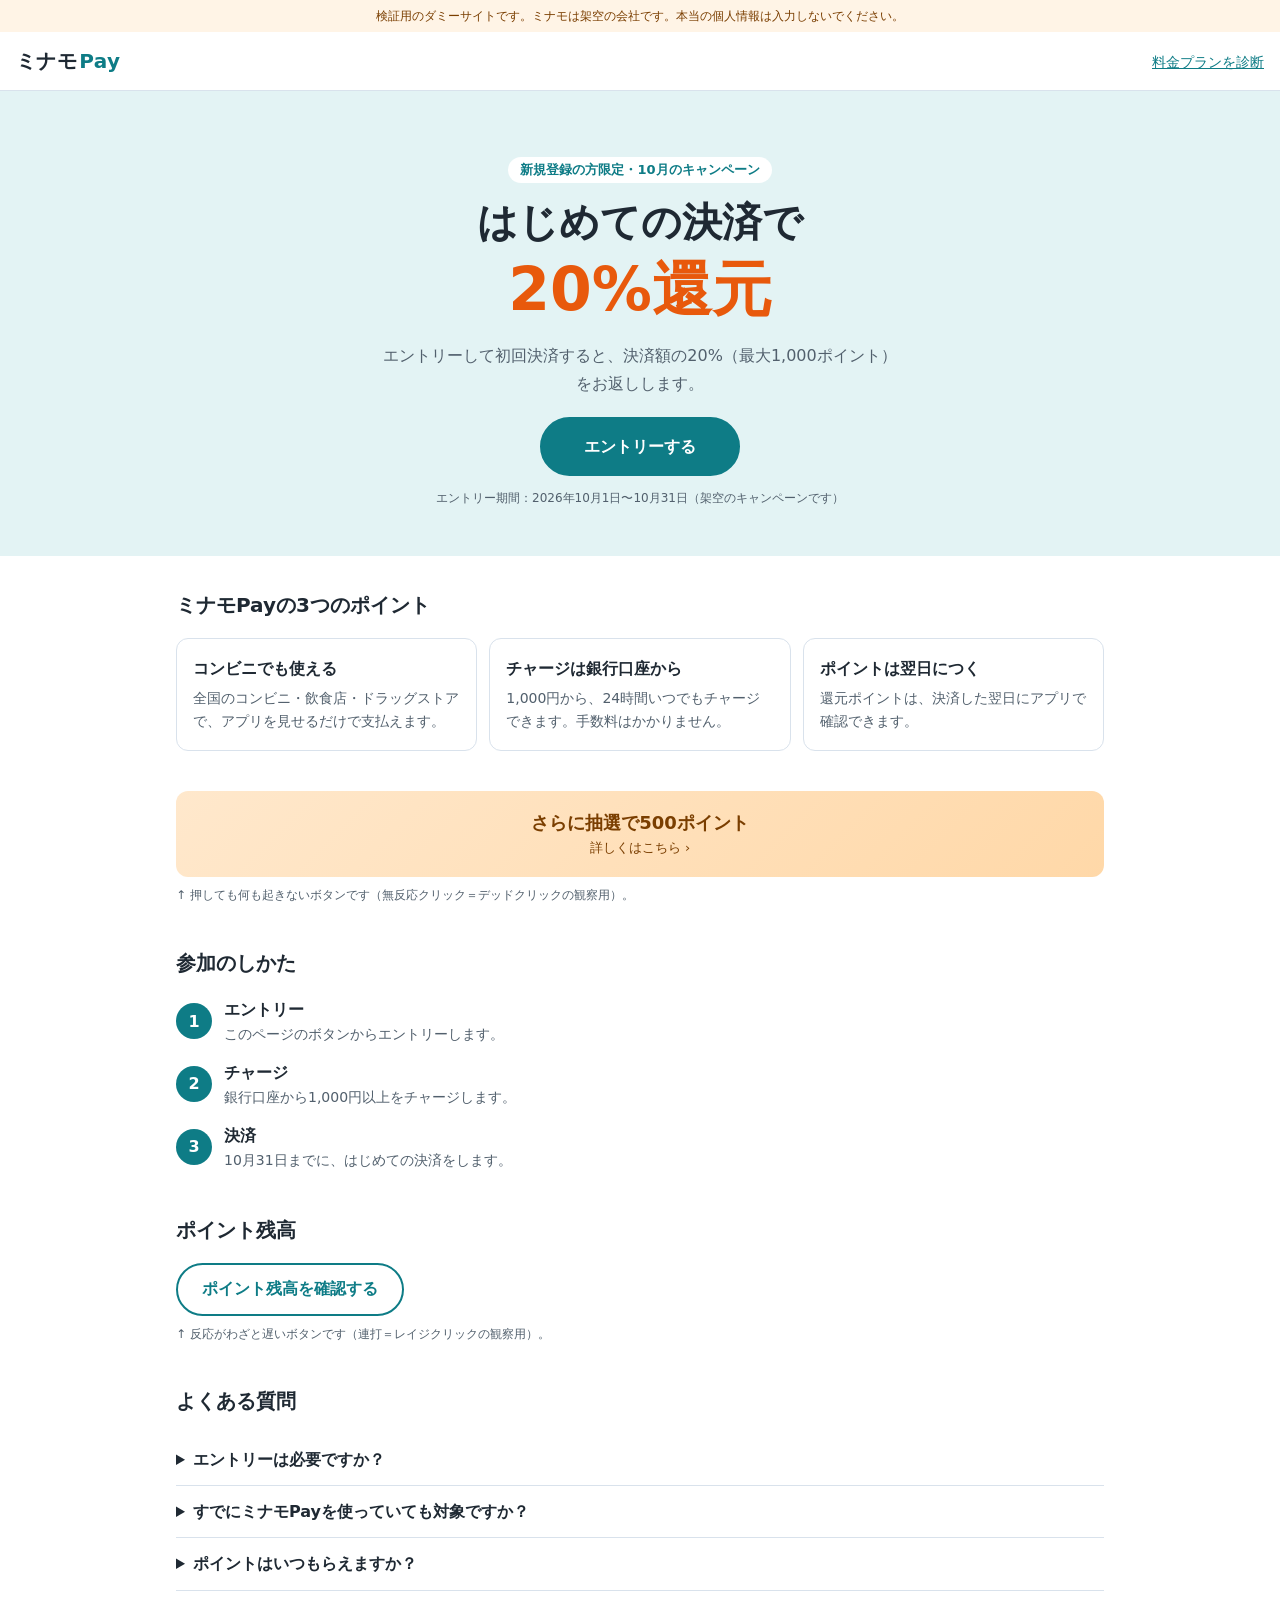
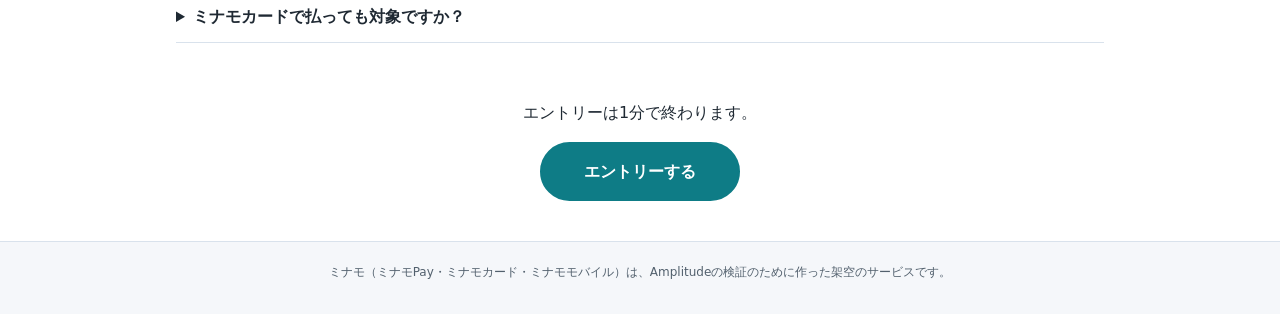
<file: index.html>
<!doctype html>
<html lang="ja">
<head>
<meta charset="utf-8">
<meta name="viewport" content="width=device-width, initial-scale=1">
<title>ミナモPay｜はじめての決済で20%還元（検証用ダミー）</title>
<!-- ① 設定：APIキーは config.js だけに書く -->
<script src="config.js"></script>
<!-- ② Web Experiment と計測のスクリプトを、headのできるだけ上で読み込む（ちらつき防止のため同期） -->
<script>
  if (window.AMP_API_KEY && window.AMP_API_KEY.indexOf('YOUR_') !== 0) {
    document.write('<script src="https://cdn.amplitude.com/script/' + window.AMP_API_KEY + '.experiment.js"><\/script>');
    document.write('<script src="https://cdn.amplitude.com/script/' + window.AMP_API_KEY + '.js"><\/script>');
  }
</script>
<!-- ③ 計測を始める（Session Replay・Autocapture） -->
<script src="amp-init.js"></script>
<link rel="icon" href="data:image/svg+xml,%3Csvg xmlns=%27http://www.w3.org/2000/svg%27 viewBox=%270 0 32 32%27%3E%3Crect width=%2732%27 height=%2732%27 rx=%277%27 fill=%27%230e7c86%27/%3E%3Ctext x=%2716%27 y=%2722%27 font-size=%2716%27 text-anchor=%27middle%27 fill=%27white%27 font-family=%27sans-serif%27 font-weight=%27700%27%3EM%3C/text%3E%3C/svg%3E">
<link rel="stylesheet" href="style.css">
<script src="app.js" defer></script>
</head>
<body data-page="lp">
  <div class="demo-bar">検証用のダミーサイトです。ミナモは架空の会社です。本当の個人情報は入力しないでください。</div>

  <header class="site-header">
    <a class="brand" href="index.html" data-keep-cid>ミナモ<span>Pay</span></a>
    <nav class="site-nav">
      <a href="plan.html" data-keep-cid data-track="[ミナモモバイル]プラン診断導線クリック" data-place="ヘッダー">料金プランを診断</a>
    </nav>
  </header>

  <main>
    <section class="hero" id="hero">
      <p class="hero-tag" id="hero-tag">新規登録の方限定・10月のキャンペーン</p>
      <h1 class="hero-title" id="hero-title">はじめての決済で<br><em>20%還元</em></h1>
      <p class="hero-sub" id="hero-sub">エントリーして初回決済すると、決済額の20%（最大1,000ポイント）をお返しします。</p>
      <a class="btn btn-primary" id="cta-entry" href="entry.html" data-keep-cid
         data-track="[ミナモPay]エントリーボタンクリック" data-place="ファーストビュー">エントリーする</a>
      <p class="hero-note">エントリー期間：2026年10月1日〜10月31日（架空のキャンペーンです）</p>
    </section>

    <section class="section">
      <h2 class="section-title">ミナモPayの3つのポイント</h2>
      <div class="cards">
        <article class="card">
          <h3>コンビニでも使える</h3>
          <p>全国のコンビニ・飲食店・ドラッグストアで、アプリを見せるだけで支払えます。</p>
        </article>
        <article class="card">
          <h3>チャージは銀行口座から</h3>
          <p>1,000円から、24時間いつでもチャージできます。手数料はかかりません。</p>
        </article>
        <article class="card">
          <h3>ポイントは翌日につく</h3>
          <p>還元ポイントは、決済した翌日にアプリで確認できます。</p>
        </article>
      </div>
    </section>

    <section class="section">
      <button type="button" class="lottery" id="lottery-banner">
        <span class="lottery-title">さらに抽選で500ポイント</span>
        <span class="lottery-sub">詳しくはこちら ›</span>
      </button>
      <p class="caption">↑ 押しても何も起きないボタンです（無反応クリック＝デッドクリックの観察用）。</p>
    </section>

    <section class="section">
      <h2 class="section-title">参加のしかた</h2>
      <ol class="steps">
        <li><strong>エントリー</strong><span>このページのボタンからエントリーします。</span></li>
        <li><strong>チャージ</strong><span>銀行口座から1,000円以上をチャージします。</span></li>
        <li><strong>決済</strong><span>10月31日までに、はじめての決済をします。</span></li>
      </ol>
    </section>

    <section class="section">
      <h2 class="section-title">ポイント残高</h2>
      <button type="button" class="btn btn-secondary" id="slow-button">ポイント残高を確認する</button>
      <p class="caption">↑ 反応がわざと遅いボタンです（連打＝レイジクリックの観察用）。</p>
    </section>

    <section class="section">
      <h2 class="section-title">よくある質問</h2>
      <details class="faq"><summary>エントリーは必要ですか？</summary><p>はい。エントリーしないと、還元の対象になりません。</p></details>
      <details class="faq"><summary>すでにミナモPayを使っていても対象ですか？</summary><p>いいえ。2026年10月に新しく登録した方が対象です。</p></details>
      <details class="faq"><summary>ポイントはいつもらえますか？</summary><p>はじめての決済の翌日に付与されます。</p></details>
      <details class="faq"><summary>ミナモカードで払っても対象ですか？</summary><p>はい。残高・ミナモカード・あと払いのどれでも対象です。</p></details>
    </section>

    <section class="section cta-bottom">
      <p>エントリーは1分で終わります。</p>
      <a class="btn btn-primary" id="cta-entry-bottom" href="entry.html" data-keep-cid
         data-track="[ミナモPay]エントリーボタンクリック" data-place="ページ下部">エントリーする</a>
    </section>
  </main>

  <footer class="site-footer">
    <p>ミナモ（ミナモPay・ミナモカード・ミナモモバイル）は、Amplitudeの検証のために作った架空のサービスです。</p>
  </footer>
</body>
</html>
</file>
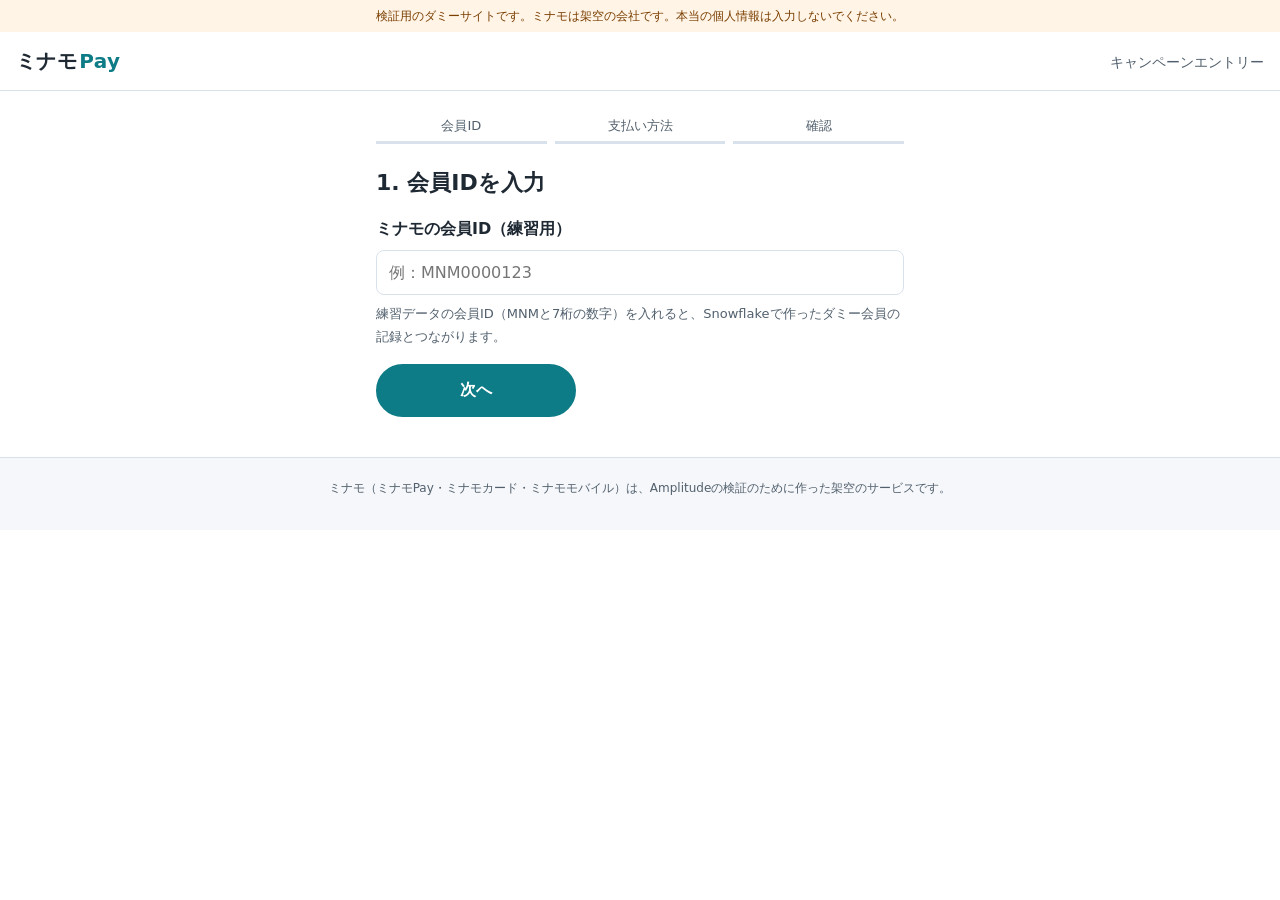
<file: entry.html>
<!doctype html>
<html lang="ja">
<head>
<meta charset="utf-8">
<meta name="viewport" content="width=device-width, initial-scale=1">
<title>ミナモPay｜キャンペーンエントリー（検証用ダミー）</title>
<!-- ① 設定：APIキーは config.js だけに書く -->
<script src="config.js"></script>
<!-- ② Web Experiment と計測のスクリプトを、headのできるだけ上で読み込む（ちらつき防止のため同期） -->
<script>
  if (window.AMP_API_KEY && window.AMP_API_KEY.indexOf('YOUR_') !== 0) {
    document.write('<script src="https://cdn.amplitude.com/script/' + window.AMP_API_KEY + '.experiment.js"><\/script>');
    document.write('<script src="https://cdn.amplitude.com/script/' + window.AMP_API_KEY + '.js"><\/script>');
  }
</script>
<!-- ③ 計測を始める（Session Replay・Autocapture） -->
<script src="amp-init.js"></script>
<link rel="icon" href="data:image/svg+xml,%3Csvg xmlns=%27http://www.w3.org/2000/svg%27 viewBox=%270 0 32 32%27%3E%3Crect width=%2732%27 height=%2732%27 rx=%277%27 fill=%27%230e7c86%27/%3E%3Ctext x=%2716%27 y=%2722%27 font-size=%2716%27 text-anchor=%27middle%27 fill=%27white%27 font-family=%27sans-serif%27 font-weight=%27700%27%3EM%3C/text%3E%3C/svg%3E">
<link rel="stylesheet" href="style.css">
<script src="app.js" defer></script>
</head>
<body data-page="entry">
  <div class="demo-bar">検証用のダミーサイトです。ミナモは架空の会社です。本当の個人情報は入力しないでください。</div>

  <header class="site-header">
    <a class="brand" href="index.html" data-keep-cid>ミナモ<span>Pay</span></a>
    <nav class="site-nav"><span class="nav-note">キャンペーンエントリー</span></nav>
  </header>

  <main class="narrow">
    <ol class="progress" aria-label="手続きの進み具合">
      <li>会員ID</li><li>支払い方法</li><li>確認</li>
    </ol>

    <section data-panel="step-1">
      <h1 class="page-title">1. 会員IDを入力</h1>
      <label class="field-label" for="member-id">ミナモの会員ID（練習用）</label>
      <input class="field" id="member-id" name="member-id" type="text" inputmode="latin" autocomplete="off"
             placeholder="例：MNM0000123">
      <p class="hint">練習データの会員ID（MNMと7桁の数字）を入れると、Snowflakeで作ったダミー会員の記録とつながります。</p>
      <p class="error" id="member-id-error" hidden>「MNM」と7桁の数字で入力してください（例：MNM0000123）。</p>
      <button type="button" class="btn btn-primary" id="next-1">次へ</button>
    </section>

    <section data-panel="step-2" hidden>
      <h1 class="page-title">2. 支払い方法を選ぶ</h1>
      <fieldset class="choices">
        <legend class="field-label">はじめての決済に使う方法</legend>
        <label class="choice"><input type="radio" name="method" value="残高"> 残高</label>
        <label class="choice"><input type="radio" name="method" value="ミナモカード"> ミナモカード</label>
        <label class="choice"><input type="radio" name="method" value="あと払い"> あと払い</label>
      </fieldset>
      <p class="error" id="method-error" hidden>支払い方法を1つ選んでください。</p>
      <div class="actions">
        <button type="button" class="btn btn-secondary" data-back="step-1">戻る</button>
        <button type="button" class="btn btn-primary" id="next-2">次へ</button>
      </div>
    </section>

    <section data-panel="step-3" hidden>
      <h1 class="page-title">3. 内容の確認</h1>
      <dl class="summary">
        <dt>会員ID</dt><dd id="confirm-id">―</dd>
        <dt>支払い方法</dt><dd id="confirm-method">―</dd>
        <dt>キャンペーン</dt><dd>はじめての決済で20%還元（最大1,000ポイント）</dd>
      </dl>
      <label class="choice agree"><input type="checkbox" id="agree"> キャンペーンの注意事項に同意する</label>
      <p class="error" id="agree-error" hidden>注意事項への同意が必要です。</p>
      <div class="actions">
        <button type="button" class="btn btn-secondary" data-back="step-2">戻る</button>
        <button type="button" class="btn btn-primary" id="submit-entry">エントリーを確定する</button>
      </div>
    </section>

    <section data-panel="done" hidden>
      <h1 class="page-title">エントリーが完了しました</h1>
      <p>10月31日までに、はじめての決済をすると20%還元の対象になります（架空のキャンペーンです）。</p>
      <div class="actions">
        <a class="btn btn-secondary" href="index.html" data-keep-cid>キャンペーンページへ戻る</a>
        <a class="btn btn-primary" href="plan.html" data-keep-cid
           data-track="[ミナモモバイル]プラン診断導線クリック" data-place="エントリー完了">料金プランも診断する</a>
      </div>
    </section>
  </main>

  <footer class="site-footer">
    <p>ミナモ（ミナモPay・ミナモカード・ミナモモバイル）は、Amplitudeの検証のために作った架空のサービスです。</p>
  </footer>
</body>
</html>
</file>
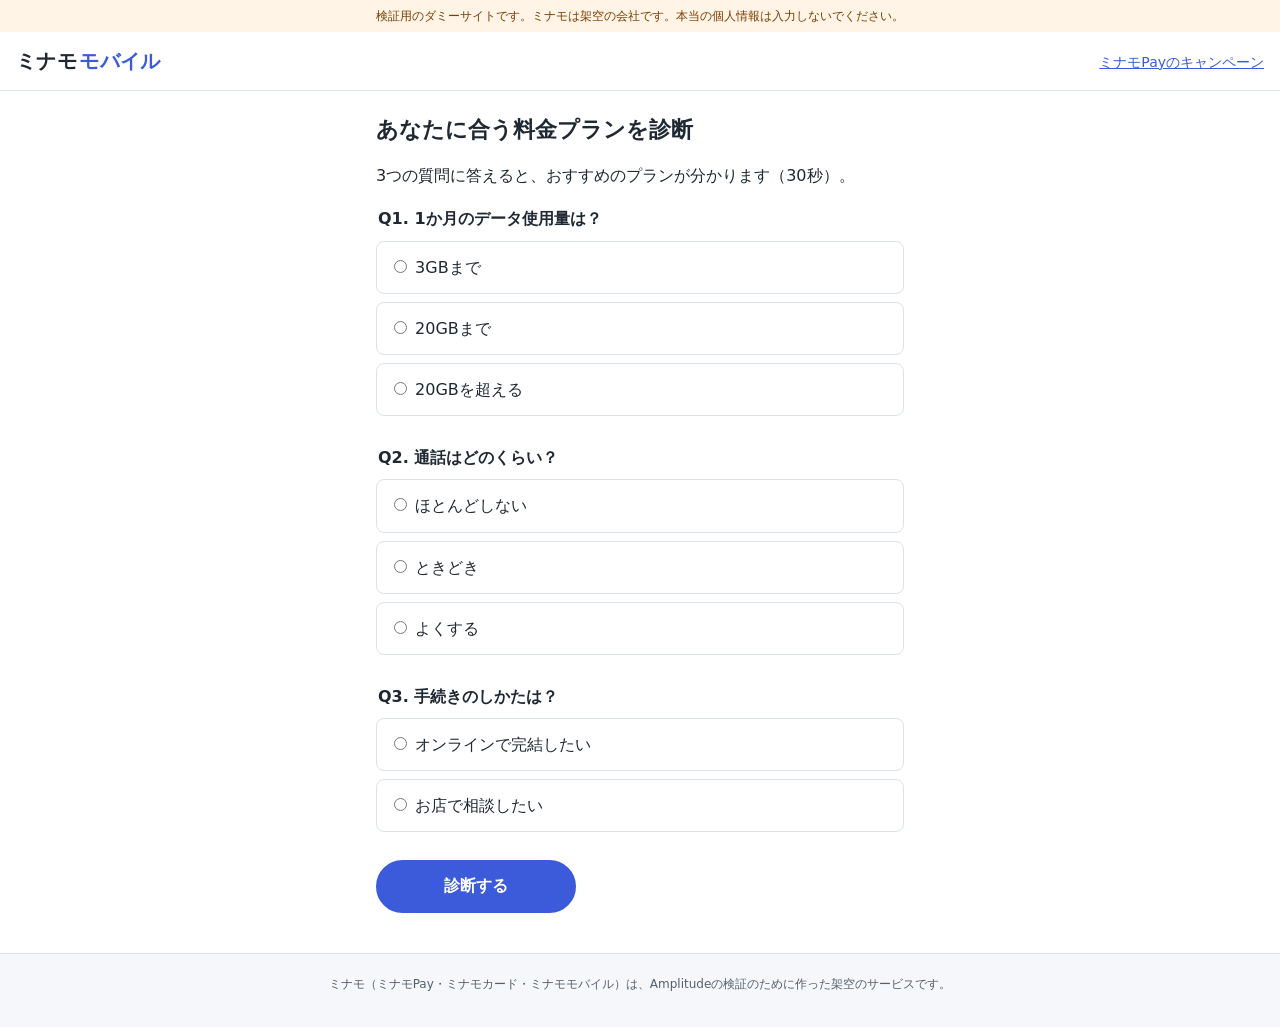
<file: plan.html>
<!doctype html>
<html lang="ja">
<head>
<meta charset="utf-8">
<meta name="viewport" content="width=device-width, initial-scale=1">
<title>ミナモモバイル｜料金プラン診断（検証用ダミー）</title>
<!-- ① 設定：APIキーは config.js だけに書く -->
<script src="config.js"></script>
<!-- ② Web Experiment と計測のスクリプトを、headのできるだけ上で読み込む（ちらつき防止のため同期） -->
<script>
  if (window.AMP_API_KEY && window.AMP_API_KEY.indexOf('YOUR_') !== 0) {
    document.write('<script src="https://cdn.amplitude.com/script/' + window.AMP_API_KEY + '.experiment.js"><\/script>');
    document.write('<script src="https://cdn.amplitude.com/script/' + window.AMP_API_KEY + '.js"><\/script>');
  }
</script>
<!-- ③ 計測を始める（Session Replay・Autocapture） -->
<script src="amp-init.js"></script>
<link rel="icon" href="data:image/svg+xml,%3Csvg xmlns=%27http://www.w3.org/2000/svg%27 viewBox=%270 0 32 32%27%3E%3Crect width=%2732%27 height=%2732%27 rx=%277%27 fill=%27%230e7c86%27/%3E%3Ctext x=%2716%27 y=%2722%27 font-size=%2716%27 text-anchor=%27middle%27 fill=%27white%27 font-family=%27sans-serif%27 font-weight=%27700%27%3EM%3C/text%3E%3C/svg%3E">
<link rel="stylesheet" href="style.css">
<script src="app.js" defer></script>
</head>
<body data-page="plan" class="theme-mobile">
  <div class="demo-bar">検証用のダミーサイトです。ミナモは架空の会社です。本当の個人情報は入力しないでください。</div>

  <header class="site-header">
    <a class="brand" href="plan.html" data-keep-cid>ミナモ<span>モバイル</span></a>
    <nav class="site-nav">
      <a href="index.html" data-keep-cid data-track="[ミナモPay]キャンペーン導線クリック" data-place="ヘッダー">ミナモPayのキャンペーン</a>
    </nav>
  </header>

  <main class="narrow">
    <section data-panel="form">
      <h1 class="page-title">あなたに合う料金プランを診断</h1>
      <p>3つの質問に答えると、おすすめのプランが分かります（30秒）。</p>

      <fieldset class="choices">
        <legend class="field-label">Q1. 1か月のデータ使用量は？</legend>
        <label class="choice"><input type="radio" name="usage" value="3GBまで"> 3GBまで</label>
        <label class="choice"><input type="radio" name="usage" value="20GBまで"> 20GBまで</label>
        <label class="choice"><input type="radio" name="usage" value="20GBを超える"> 20GBを超える</label>
      </fieldset>

      <fieldset class="choices">
        <legend class="field-label">Q2. 通話はどのくらい？</legend>
        <label class="choice"><input type="radio" name="call" value="ほとんどしない"> ほとんどしない</label>
        <label class="choice"><input type="radio" name="call" value="ときどき"> ときどき</label>
        <label class="choice"><input type="radio" name="call" value="よくする"> よくする</label>
      </fieldset>

      <fieldset class="choices">
        <legend class="field-label">Q3. 手続きのしかたは？</legend>
        <label class="choice"><input type="radio" name="shop" value="オンラインで完結したい"> オンラインで完結したい</label>
        <label class="choice"><input type="radio" name="shop" value="お店で相談したい"> お店で相談したい</label>
      </fieldset>

      <p class="error" id="plan-error" hidden>3つの質問すべてに答えてください。</p>
      <button type="button" class="btn btn-primary" id="run-diagnosis">診断する</button>
    </section>

    <section data-panel="result" hidden>
      <h1 class="page-title">あなたへのおすすめ</h1>
      <div class="result-card">
        <p class="result-plan" id="result-plan">―</p>
        <p class="result-price" id="result-price">―</p>
      </div>
      <div class="actions">
        <button type="button" class="btn btn-secondary" data-back="form">やり直す</button>
        <button type="button" class="btn btn-primary" id="apply-plan">このプランに変更する</button>
      </div>
    </section>

    <section data-panel="applied" hidden>
      <h1 class="page-title">プラン変更の申し込みを受け付けました</h1>
      <p>来月1日から新しいプランになります（架空の手続きです）。</p>
      <div class="actions">
        <a class="btn btn-secondary" href="index.html" data-keep-cid>ミナモPayのキャンペーンを見る</a>
      </div>
    </section>
  </main>

  <footer class="site-footer">
    <p>ミナモ（ミナモPay・ミナモカード・ミナモモバイル）は、Amplitudeの検証のために作った架空のサービスです。</p>
  </footer>
</body>
</html>
</file>
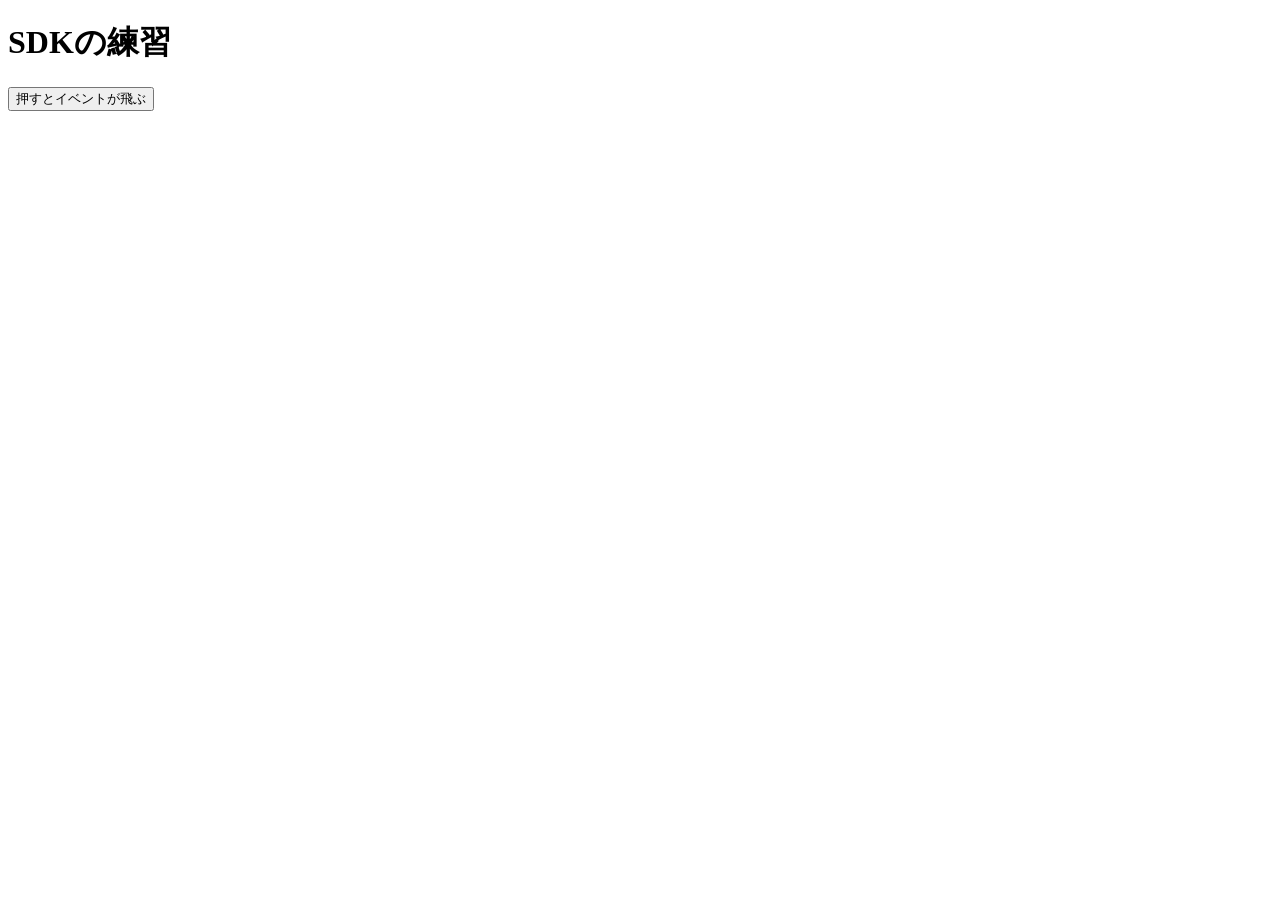
<file: sdk-hello.html>
<!doctype html>
<html lang="ja">
<head>
<meta charset="utf-8">
<title>SDKの練習</title>
<!-- 1. SDK本体を読み込む -->
<script src="https://cdn.amplitude.com/script/2d914b02133f9f76bc709599df0067f4.js"></script>
<!-- 2. 初期化（どのプロジェクトに送るかをAPIキーで決める） -->
<script>
  window.amplitude.init('2d914b02133f9f76bc709599df0067f4', { autocapture: false });
</script>
</head>
<body>
<h1>SDKの練習</h1>
<button id="b">押すとイベントが飛ぶ</button>
<script>
  // 3. ログインした想定で、会員IDを渡す
  amplitude.setUserId('MNM0000777');
  // 4. 独自のイベントを送る
  document.getElementById('b').addEventListener('click', function () {
    amplitude.track('[SDK練習]ボタンクリック', { ボタン名: '練習ボタン' });
  });
</script>
</body>
</html>
</file>
<file: style.css>
/* ミナモ検証ラボ：見た目（スマホ幅から組んでいる） */
:root {
  --brand: #0e7c86;
  --brand-ink: #ffffff;
  --brand-soft: #e3f3f4;
  --accent: #e8590c;
  --ink: #1f2933;
  --ink-2: #52606d;
  --line: #d9e2ec;
  --bg: #ffffff;
  --bg-2: #f5f7fa;
  --error: #c92a2a;
  --radius: 12px;
}
.theme-mobile {
  --brand: #3b5bdb;
  --brand-soft: #e7ecff;
}
* { box-sizing: border-box; }
html { -webkit-text-size-adjust: 100%; }
body {
  margin: 0;
  background: var(--bg);
  color: var(--ink);
  font-family: "Hiragino Sans", "Hiragino Kaku Gothic ProN", "Noto Sans JP", "Yu Gothic", Meiryo, system-ui, sans-serif;
  font-size: 16px;
  line-height: 1.7;
}
a { color: var(--brand); }

.demo-bar {
  background: #fff4e6;
  color: #7a3e00;
  font-size: 12px;
  padding: 6px 16px;
  text-align: center;
}

.site-header {
  display: flex;
  align-items: center;
  justify-content: space-between;
  gap: 12px;
  padding: 12px 16px;
  border-bottom: 1px solid var(--line);
}
.brand {
  font-weight: 700;
  font-size: 20px;
  color: var(--ink);
  text-decoration: none;
  letter-spacing: 0.02em;
}
.brand span { color: var(--brand); margin-left: 2px; }
.site-nav a, .nav-note { font-size: 14px; }
.nav-note { color: var(--ink-2); }

main { display: block; }
.narrow { max-width: 560px; margin: 0 auto; padding: 24px 16px 40px; }

.hero {
  background: var(--brand-soft);
  padding: 40px 16px 32px;
  text-align: center;
}
.hero-tag {
  display: inline-block;
  margin: 0 0 12px;
  padding: 2px 12px;
  border-radius: 999px;
  background: var(--bg);
  color: var(--brand);
  font-size: 13px;
  font-weight: 700;
}
.hero-title {
  margin: 0 0 12px;
  font-size: 30px;
  line-height: 1.35;
}
.hero-title em {
  font-style: normal;
  color: var(--accent);
  font-size: 44px;
}
.hero-sub { margin: 0 auto 20px; max-width: 520px; color: var(--ink-2); }
.hero-note { margin: 12px 0 0; font-size: 12px; color: var(--ink-2); }

.section { max-width: 960px; margin: 0 auto; padding: 32px 16px 8px; }
.section-title { font-size: 20px; margin: 0 0 16px; }
.caption { font-size: 12px; color: var(--ink-2); margin: 8px 0 0; }

.cards { display: grid; grid-template-columns: 1fr; gap: 12px; }
.card {
  border: 1px solid var(--line);
  border-radius: var(--radius);
  padding: 16px;
  background: var(--bg);
}
.card h3 { margin: 0 0 4px; font-size: 16px; }
.card p { margin: 0; color: var(--ink-2); font-size: 14px; }

.lottery {
  display: block;
  width: 100%;
  border: 0;
  border-radius: var(--radius);
  padding: 20px;
  background: linear-gradient(135deg, #ffe8cc, #ffd8a8);
  text-align: center;
  font-family: inherit;
  cursor: pointer;              /* 押せそうに見えるが、何も起きない */
}
.lottery-title { display: block; margin: 0; font-weight: 700; font-size: 18px; color: #7a3e00; }
.lottery-sub { display: block; margin: 4px 0 0; font-size: 13px; color: #7a3e00; }

.steps { list-style: none; counter-reset: step; margin: 0; padding: 0; display: grid; gap: 12px; }
.steps li {
  counter-increment: step;
  display: grid;
  grid-template-columns: 36px 1fr;
  grid-template-rows: auto auto;
  column-gap: 12px;
  align-items: center;
}
.steps li::before {
  content: counter(step);
  grid-row: 1 / span 2;
  width: 36px; height: 36px;
  border-radius: 50%;
  background: var(--brand);
  color: var(--brand-ink);
  display: flex; align-items: center; justify-content: center;
  font-weight: 700;
}
.steps span { color: var(--ink-2); font-size: 14px; }

.faq { border-bottom: 1px solid var(--line); padding: 12px 0; }
.faq summary { cursor: pointer; font-weight: 700; }
.faq p { margin: 8px 0 0; color: var(--ink-2); font-size: 14px; }

.cta-bottom { text-align: center; padding-bottom: 40px; }

.btn {
  display: inline-block;
  min-width: 200px;
  padding: 14px 24px;
  border-radius: 999px;
  border: 2px solid var(--brand);
  font-size: 16px;
  font-weight: 700;
  text-align: center;
  text-decoration: none;
  cursor: pointer;
  font-family: inherit;
}
.btn-primary { background: var(--brand); color: var(--brand-ink); }
.btn-secondary { background: var(--bg); color: var(--brand); }
.btn:focus-visible { outline: 3px solid var(--accent); outline-offset: 2px; }

.progress { display: flex; gap: 8px; list-style: none; padding: 0; margin: 0 0 24px; font-size: 13px; color: var(--ink-2); }
.progress li { flex: 1; text-align: center; border-bottom: 3px solid var(--line); padding-bottom: 4px; }

.page-title { font-size: 22px; margin: 0 0 16px; line-height: 1.4; }
.field-label { display: block; font-weight: 700; margin: 0 0 8px; }
.field {
  width: 100%;
  font-size: 16px;
  padding: 12px;
  border: 1px solid var(--line);
  border-radius: 8px;
  font-family: inherit;
}
.hint { font-size: 13px; color: var(--ink-2); margin: 8px 0 16px; }
.error { color: var(--error); font-size: 14px; margin: 0 0 12px; }
.choices { border: 0; padding: 0; margin: 0 0 20px; }
.choice {
  display: block;
  border: 1px solid var(--line);
  border-radius: 8px;
  padding: 12px;
  margin: 0 0 8px;
  cursor: pointer;
}
.agree { margin: 16px 0; }
.actions { display: flex; flex-wrap: wrap; gap: 12px; margin-top: 16px; }
.actions .btn { flex: 1 1 200px; min-width: 0; }

.summary { display: grid; grid-template-columns: 8em 1fr; gap: 8px 12px; margin: 0 0 8px; }
.summary dt { color: var(--ink-2); }
.summary dd { margin: 0; font-weight: 700; }

.result-card {
  border: 2px solid var(--brand);
  border-radius: var(--radius);
  padding: 24px;
  text-align: center;
  background: var(--brand-soft);
}
.result-plan { font-size: 28px; font-weight: 700; margin: 0; color: var(--brand); }
.result-price { margin: 4px 0 0; color: var(--ink-2); }

.site-footer {
  border-top: 1px solid var(--line);
  padding: 20px 16px 32px;
  font-size: 12px;
  color: var(--ink-2);
  text-align: center;
  background: var(--bg-2);
}
.site-footer p { margin: 0; }

@media (min-width: 720px) {
  .hero { padding: 64px 16px 48px; }
  .hero-title { font-size: 40px; }
  .hero-title em { font-size: 60px; }
  .cards { grid-template-columns: repeat(3, 1fr); }
}
</file>
